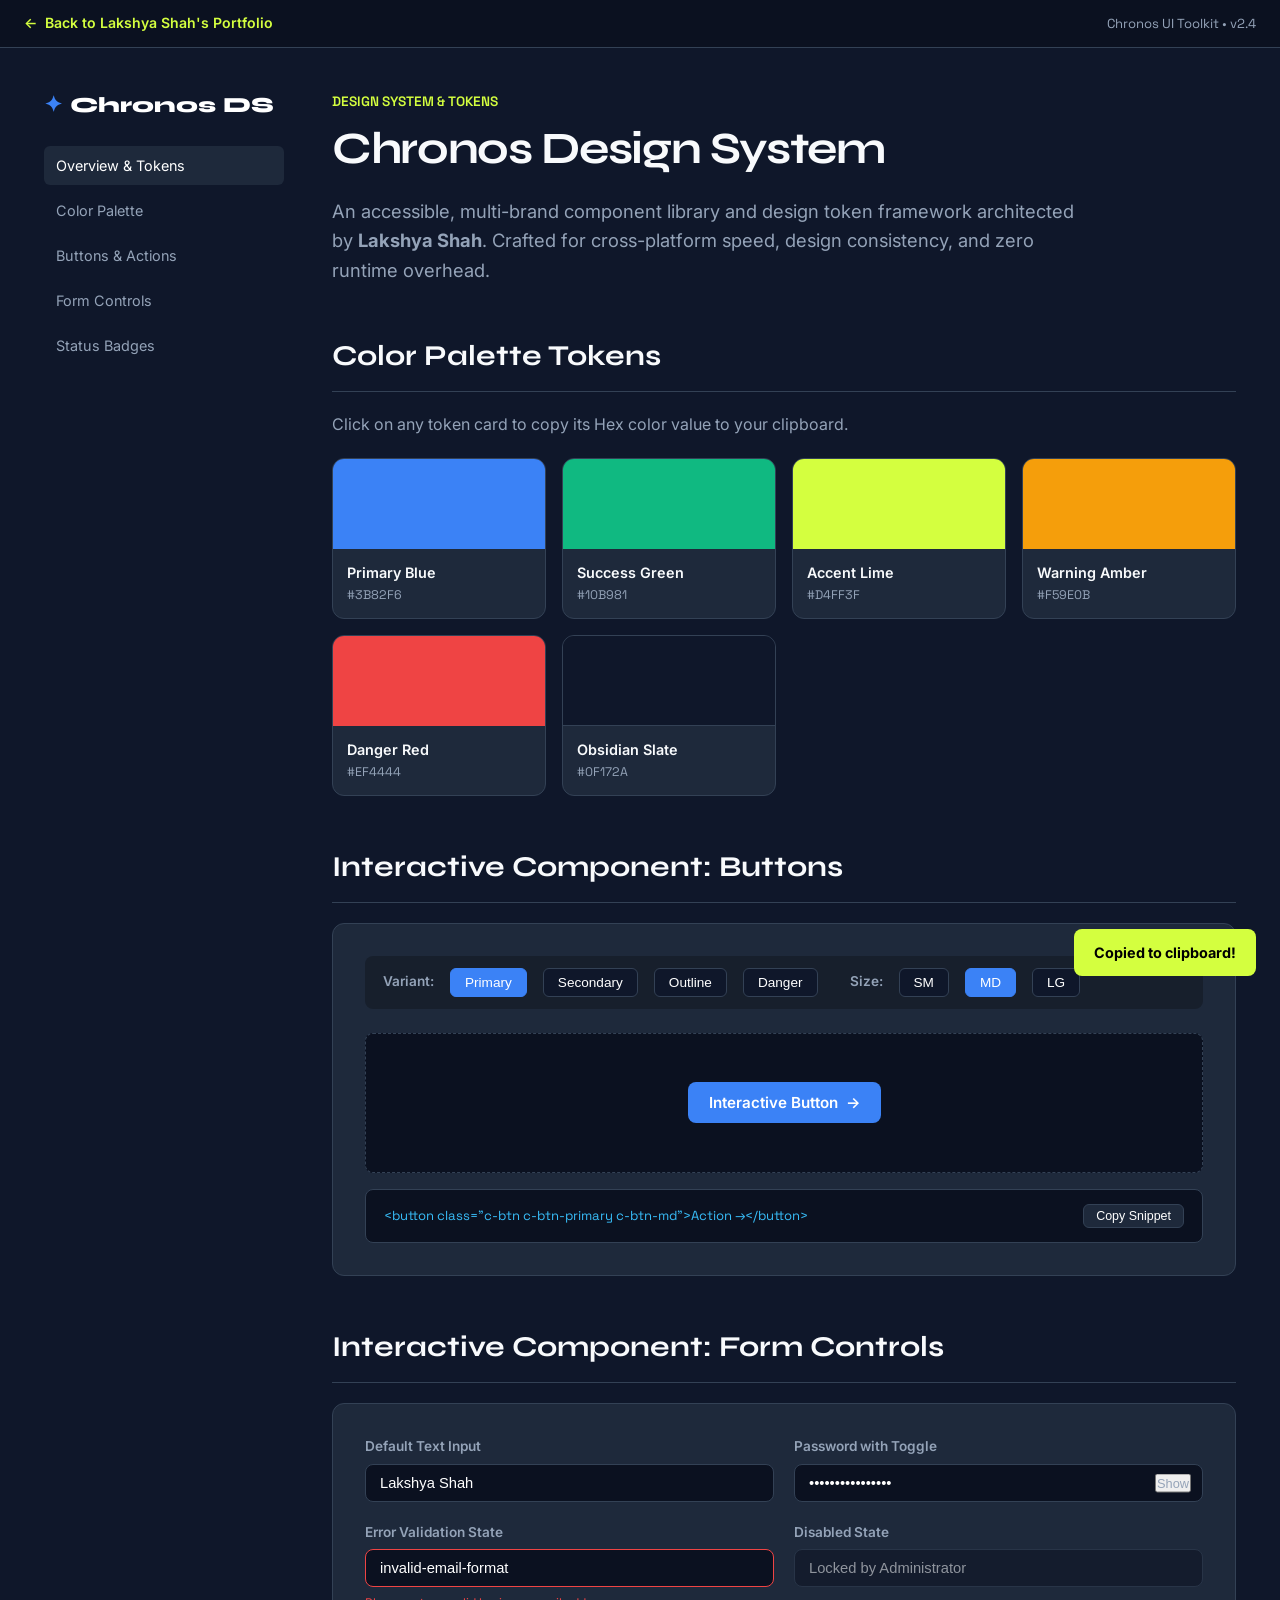
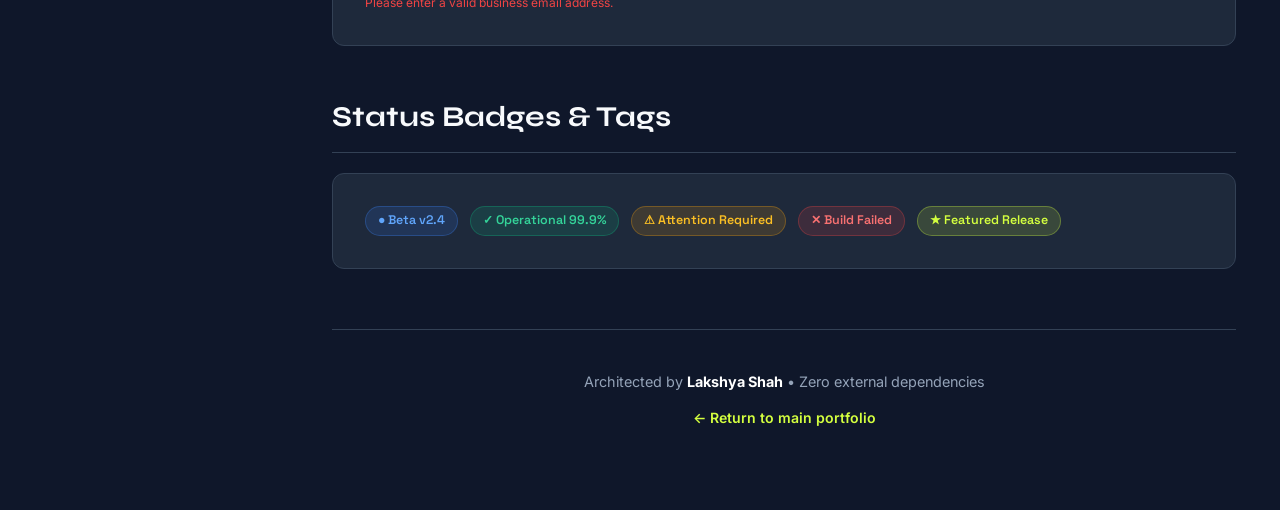
<file: projects/chronos-design-system.html>
<!DOCTYPE html>
<html lang="en">
<head>
  <meta charset="UTF-8">
  <meta name="viewport" content="width=device-width, initial-scale=1.0">
  <title>Chronos Design System — Enterprise UI Toolkit | Project by Lakshya Shah</title>
  <meta name="description" content="Chronos Design System is a scalable, accessible, multi-brand component library and design token architecture created by Lakshya Shah.">

  <link rel="preconnect" href="https://fonts.googleapis.com">
  <link rel="preconnect" href="https://fonts.gstatic.com" crossorigin>
  <link href="https://fonts.googleapis.com/css2?family=Inter:wght@300;400;500;600;700&family=Space+Grotesk:wght@500;600;700&family=Syne:wght@700;800&display=swap" rel="stylesheet">
  <link rel="icon" type="image/svg+xml" href="../favicon.svg" sizes="any">
  <link rel="shortcut icon" href="../favicon.svg">
  <link rel="apple-touch-icon" href="../favicon.svg">

  <style>
    :root {
      --bg: #0f172a;
      --surface: #1e293b;
      --surface-border: #334155;
      --text: #f8fafc;
      --text-muted: #94a3b8;
      --primary: #3b82f6;
      --primary-hover: #2563eb;
      --success: #10b981;
      --warning: #f59e0b;
      --danger: #ef4444;
      --lime: #d4ff3f;
      --radius: 12px;
      --font-body: 'Inter', sans-serif;
      --font-heading: 'Syne', sans-serif;
      --font-mono: 'Space Grotesk', monospace;
    }

    * { box-sizing: border-box; margin: 0; padding: 0; }
    body {
      background-color: var(--bg);
      color: var(--text);
      font-family: var(--font-body);
      line-height: 1.6;
    }

    /* Top Return Bar */
    .top-bar {
      background-color: #0b1120;
      border-bottom: 1px solid var(--surface-border);
      padding: 12px 24px;
      display: flex;
      justify-content: space-between;
      align-items: center;
      position: sticky;
      top: 0;
      z-index: 1000;
    }
    .back-btn {
      color: var(--lime);
      text-decoration: none;
      display: inline-flex;
      align-items: center;
      gap: 8px;
      font-weight: 600;
      font-size: 0.88rem;
    }
    .back-btn:hover { text-decoration: underline; }

    /* Layout */
    .doc-layout {
      max-width: 1240px;
      margin: 0 auto;
      padding: 40px 24px;
      display: grid;
      grid-template-columns: 240px 1fr;
      gap: 48px;
    }
    .sidebar {
      position: sticky;
      top: 80px;
      height: fit-content;
    }
    .sidebar-brand {
      font-family: var(--font-heading);
      font-size: 1.35rem;
      font-weight: 800;
      color: #fff;
      display: flex;
      align-items: center;
      gap: 8px;
      margin-bottom: 24px;
    }
    .sidebar-nav {
      list-style: none;
      display: flex;
      flex-direction: column;
      gap: 6px;
    }
    .sidebar-nav a {
      color: var(--text-muted);
      text-decoration: none;
      padding: 8px 12px;
      border-radius: 6px;
      font-size: 0.9rem;
      display: block;
      transition: all 0.2s;
    }
    .sidebar-nav a:hover, .sidebar-nav a.active {
      color: #fff;
      background: var(--surface);
    }

    /* Content Area */
    .content h1 {
      font-family: var(--font-heading);
      font-size: 2.8rem;
      letter-spacing: -0.03em;
      margin-bottom: 12px;
    }
    .content p.lead {
      font-size: 1.15rem;
      color: var(--text-muted);
      margin-bottom: 40px;
      max-width: 750px;
    }

    .section-title {
      font-family: var(--font-heading);
      font-size: 1.8rem;
      margin: 48px 0 20px;
      padding-bottom: 12px;
      border-bottom: 1px solid var(--surface-border);
    }

    /* Color Swatches Grid */
    .color-grid {
      display: grid;
      grid-template-columns: repeat(auto-fill, minmax(180px, 1fr));
      gap: 16px;
      margin-bottom: 40px;
    }
    .color-card {
      background: var(--surface);
      border: 1px solid var(--surface-border);
      border-radius: var(--radius);
      overflow: hidden;
      cursor: pointer;
      transition: transform 0.2s;
    }
    .color-card:hover { transform: translateY(-4px); }
    .color-preview { height: 90px; }
    .color-meta { padding: 12px 14px; }
    .color-name { font-weight: 600; font-size: 0.9rem; margin-bottom: 2px; }
    .color-hex { font-family: var(--font-mono); font-size: 0.78rem; color: var(--text-muted); }

    /* Interactive Component Playground */
    .playground-box {
      background: var(--surface);
      border: 1px solid var(--surface-border);
      border-radius: var(--radius);
      padding: 32px;
      margin-bottom: 32px;
    }
    .controls-row {
      display: flex;
      gap: 16px;
      margin-bottom: 24px;
      flex-wrap: wrap;
      align-items: center;
      background: rgba(0,0,0,0.25);
      padding: 12px 18px;
      border-radius: 8px;
    }
    .control-label {
      font-size: 0.85rem;
      font-weight: 600;
      color: var(--text-muted);
    }
    .control-btn {
      background: #0f172a;
      border: 1px solid var(--surface-border);
      color: #fff;
      padding: 6px 14px;
      border-radius: 6px;
      font-size: 0.85rem;
      cursor: pointer;
    }
    .control-btn.active {
      background: var(--primary);
      border-color: var(--primary);
    }

    /* Live Component Stage */
    .stage {
      min-height: 140px;
      display: flex;
      align-items: center;
      justify-content: center;
      gap: 20px;
      background: #0b1120;
      border: 1px dashed var(--surface-border);
      border-radius: 8px;
      padding: 24px;
      margin-bottom: 16px;
    }

    /* Live Code Generator Box */
    .code-box {
      background: #0b1120;
      border: 1px solid var(--surface-border);
      border-radius: 8px;
      padding: 14px 18px;
      display: flex;
      justify-content: space-between;
      align-items: center;
      font-family: var(--font-mono);
      font-size: 0.82rem;
      color: #38bdf8;
    }
    .copy-btn {
      background: #1e293b;
      border: 1px solid var(--surface-border);
      color: #fff;
      padding: 4px 12px;
      border-radius: 6px;
      cursor: pointer;
      font-size: 0.78rem;
    }
    .copy-btn:hover { background: #334155; }

    /* System Components */
    .c-btn {
      font-family: var(--font-body);
      font-weight: 600;
      border-radius: 8px;
      border: 1px solid transparent;
      cursor: pointer;
      display: inline-flex;
      align-items: center;
      gap: 8px;
      transition: all 0.2s;
    }
    .c-btn-primary { background: var(--primary); color: #fff; }
    .c-btn-primary:hover { background: var(--primary-hover); }
    .c-btn-secondary { background: #334155; color: #fff; }
    .c-btn-secondary:hover { background: #475569; }
    .c-btn-outline { background: transparent; border-color: #64748b; color: #fff; }
    .c-btn-outline:hover { background: rgba(255,255,255,0.05); border-color: #fff; }
    .c-btn-danger { background: var(--danger); color: #fff; }

    .c-btn-sm { padding: 6px 14px; font-size: 0.82rem; }
    .c-btn-md { padding: 10px 20px; font-size: 0.95rem; }
    .c-btn-lg { padding: 14px 28px; font-size: 1.1rem; }

    /* Form Inputs Demo */
    .form-grid {
      display: grid;
      grid-template-columns: repeat(2, 1fr);
      gap: 20px;
    }
    .form-group {
      display: flex;
      flex-direction: column;
      gap: 6px;
    }
    .form-label {
      font-size: 0.85rem;
      font-weight: 600;
      color: var(--text-muted);
    }
    .c-input {
      background: #0b1120;
      border: 1px solid var(--surface-border);
      color: #fff;
      padding: 10px 14px;
      border-radius: 8px;
      font-size: 0.92rem;
      outline: none;
      transition: border-color 0.2s;
    }
    .c-input:focus { border-color: var(--primary); }
    .c-input.error { border-color: var(--danger); }

    /* Badges & Tags */
    .badges-row {
      display: flex;
      gap: 12px;
      flex-wrap: wrap;
    }
    .c-badge {
      display: inline-flex;
      align-items: center;
      gap: 6px;
      padding: 4px 12px;
      border-radius: 9999px;
      font-size: 0.78rem;
      font-weight: 600;
      font-family: var(--font-mono);
    }
    .c-badge-blue { background: rgba(59, 130, 246, 0.15); color: #60a5fa; border: 1px solid rgba(59, 130, 246, 0.3); }
    .c-badge-green { background: rgba(16, 185, 129, 0.15); color: #34d399; border: 1px solid rgba(16, 185, 129, 0.3); }
    .c-badge-yellow { background: rgba(245, 158, 11, 0.15); color: #fbbf24; border: 1px solid rgba(245, 158, 11, 0.3); }
    .c-badge-red { background: rgba(239, 68, 68, 0.15); color: #f87171; border: 1px solid rgba(239, 68, 68, 0.3); }
    .c-badge-lime { background: rgba(212, 255, 63, 0.15); color: #d4ff3f; border: 1px solid rgba(212, 255, 63, 0.3); }

    /* Toast */
    .toast {
      position: fixed;
      bottom: 24px;
      right: 24px;
      background: var(--lime);
      color: #000;
      font-weight: 700;
      font-size: 0.9rem;
      padding: 12px 20px;
      border-radius: 8px;
      transform: translateY(100px);
      transition: transform 0.3s;
      z-index: 2000;
    }
    .toast.show { transform: translateY(0); }

    @media (max-width: 860px) {
      .doc-layout { grid-template-columns: 1fr; }
      .sidebar { display: none; }
      .form-grid { grid-template-columns: 1fr; }
      .top-bar { padding: 10px 16px; flex-wrap: wrap; gap: 8px; font-size: 0.82rem; }
      .doc-content { padding: 24px 16px; }
      .component-preview { padding: 20px 16px; }
    }
  </style>
</head>
<body>

  <!-- Top bar back to main portfolio -->
  <div class="top-bar">
    <a href="../index.html#works" class="back-btn">
      <span>&larr;</span> Back to Lakshya Shah's Portfolio
    </a>
    <span style="font-family: var(--font-mono); font-size: 0.82rem; color: #94a3b8;">Chronos UI Toolkit &bull; v2.4</span>
  </div>

  <div class="doc-layout">
    <!-- Sidebar -->
    <aside class="sidebar">
      <div class="sidebar-brand">
        <span style="color: var(--primary);">✦</span> Chronos DS
      </div>
      <ul class="sidebar-nav">
        <li><a href="#overview" class="active">Overview &amp; Tokens</a></li>
        <li><a href="#colors">Color Palette</a></li>
        <li><a href="#buttons">Buttons &amp; Actions</a></li>
        <li><a href="#inputs">Form Controls</a></li>
        <li><a href="#badges">Status Badges</a></li>
      </ul>
    </aside>

    <!-- Main Docs Content -->
    <main class="content">
      <div id="overview">
        <span style="font-family: var(--font-mono); color: var(--lime); font-size: 0.85rem; font-weight: 600;">DESIGN SYSTEM &amp; TOKENS</span>
        <h1>Chronos Design System</h1>
        <p class="lead">An accessible, multi-brand component library and design token framework architected by <strong>Lakshya Shah</strong>. Crafted for cross-platform speed, design consistency, and zero runtime overhead.</p>
      </div>

      <!-- Color Tokens -->
      <section id="colors">
        <h2 class="section-title">Color Palette Tokens</h2>
        <p style="color: var(--text-muted); margin-bottom: 20px;">Click on any token card to copy its Hex color value to your clipboard.</p>
        
        <div class="color-grid">
          <div class="color-card" onclick="copyToken('#3b82f6', 'Primary Blue')">
            <div class="color-preview" style="background: #3b82f6;"></div>
            <div class="color-meta">
              <div class="color-name">Primary Blue</div>
              <div class="color-hex">#3B82F6</div>
            </div>
          </div>
          <div class="color-card" onclick="copyToken('#10b981', 'Success Green')">
            <div class="color-preview" style="background: #10b981;"></div>
            <div class="color-meta">
              <div class="color-name">Success Green</div>
              <div class="color-hex">#10B981</div>
            </div>
          </div>
          <div class="color-card" onclick="copyToken('#d4ff3f', 'Accent Lime')">
            <div class="color-preview" style="background: #d4ff3f;"></div>
            <div class="color-meta">
              <div class="color-name">Accent Lime</div>
              <div class="color-hex">#D4FF3F</div>
            </div>
          </div>
          <div class="color-card" onclick="copyToken('#f59e0b', 'Warning Amber')">
            <div class="color-preview" style="background: #f59e0b;"></div>
            <div class="color-meta">
              <div class="color-name">Warning Amber</div>
              <div class="color-hex">#F59E0B</div>
            </div>
          </div>
          <div class="color-card" onclick="copyToken('#ef4444', 'Danger Red')">
            <div class="color-preview" style="background: #ef4444;"></div>
            <div class="color-meta">
              <div class="color-name">Danger Red</div>
              <div class="color-hex">#EF4444</div>
            </div>
          </div>
          <div class="color-card" onclick="copyToken('#0f172a', 'Obsidian Slate')">
            <div class="color-preview" style="background: #0f172a; border-bottom: 1px solid #334155;"></div>
            <div class="color-meta">
              <div class="color-name">Obsidian Slate</div>
              <div class="color-hex">#0F172A</div>
            </div>
          </div>
        </div>
      </section>

      <!-- Buttons Playground -->
      <section id="buttons">
        <h2 class="section-title">Interactive Component: Buttons</h2>
        <div class="playground-box">
          <div class="controls-row">
            <span class="control-label">Variant:</span>
            <button class="control-btn active" onclick="setVariant('primary', this)">Primary</button>
            <button class="control-btn" onclick="setVariant('secondary', this)">Secondary</button>
            <button class="control-btn" onclick="setVariant('outline', this)">Outline</button>
            <button class="control-btn" onclick="setVariant('danger', this)">Danger</button>

            <span class="control-label" style="margin-left: 16px;">Size:</span>
            <button class="control-btn" onclick="setSize('sm', this)">SM</button>
            <button class="control-btn active" onclick="setSize('md', this)">MD</button>
            <button class="control-btn" onclick="setSize('lg', this)">LG</button>
          </div>

          <div class="stage">
            <button id="liveBtn" class="c-btn c-btn-primary c-btn-md">
              <span>Interactive Button</span>
              <span>&rarr;</span>
            </button>
          </div>

          <div class="code-box">
            <span id="codeSnippet">&lt;button class="c-btn c-btn-primary c-btn-md"&gt;Action &rarr;&lt;/button&gt;</span>
            <button class="copy-btn" onclick="copySnippet()">Copy Snippet</button>
          </div>
        </div>
      </section>

      <!-- Form Inputs Section -->
      <section id="inputs">
        <h2 class="section-title">Interactive Component: Form Controls</h2>
        <div class="playground-box">
          <div class="form-grid">
            <div class="form-group">
              <label class="form-label">Default Text Input</label>
              <input type="text" class="c-input" placeholder="e.g. Lakshya Shah" value="Lakshya Shah">
            </div>

            <div class="form-group">
              <label class="form-label">Password with Toggle</label>
              <div style="position: relative;">
                <input type="password" id="passInput" class="c-input" style="width: 100%;" value="SuperSecret2026!">
                <button type="button" onclick="togglePass()" style="position: absolute; right: 12px; top: 50%; transform: translateY(-50%); color: var(--text-muted); font-size: 0.8rem; cursor: pointer;">Show</button>
              </div>
            </div>

            <div class="form-group">
              <label class="form-label">Error Validation State</label>
              <input type="email" class="c-input error" value="invalid-email-format">
              <span style="font-size: 0.75rem; color: var(--danger);">Please enter a valid business email address.</span>
            </div>

            <div class="form-group">
              <label class="form-label">Disabled State</label>
              <input type="text" class="c-input" value="Locked by Administrator" disabled style="opacity: 0.5; cursor: not-allowed;">
            </div>
          </div>
        </div>
      </section>

      <!-- Badges Section -->
      <section id="badges">
        <h2 class="section-title">Status Badges &amp; Tags</h2>
        <div class="playground-box">
          <div class="badges-row">
            <span class="c-badge c-badge-blue">● Beta v2.4</span>
            <span class="c-badge c-badge-green">✓ Operational 99.9%</span>
            <span class="c-badge c-badge-yellow">⚠ Attention Required</span>
            <span class="c-badge c-badge-red">✕ Build Failed</span>
            <span class="c-badge c-badge-lime">★ Featured Release</span>
          </div>
        </div>
      </section>

      <!-- Return Footer -->
      <footer style="margin-top: 60px; padding: 40px 0; border-top: 1px solid var(--surface-border); text-align: center;">
        <p style="color: var(--text-muted); font-size: 0.9rem;">Architected by <strong style="color: #fff;">Lakshya Shah</strong> &bull; Zero external dependencies</p>
        <a href="../index.html" class="back-btn" style="margin-top: 14px;">&larr; Return to main portfolio</a>
      </footer>
    </main>
  </div>

  <div id="toast" class="toast">Copied to clipboard!</div>

  <script>
    let currentVariant = 'primary';
    let currentSize = 'md';
    const liveBtn = document.getElementById('liveBtn');
    const codeSnippet = document.getElementById('codeSnippet');
    const toast = document.getElementById('toast');

    function setVariant(variant, elem) {
      currentVariant = variant;
      elem.parentNode.querySelectorAll('.control-btn').forEach(btn => {
        if (['Primary','Secondary','Outline','Danger'].includes(btn.textContent)) {
          btn.classList.remove('active');
        }
      });
      elem.classList.add('active');
      updateButton();
    }

    function setSize(size, elem) {
      currentSize = size;
      elem.parentNode.querySelectorAll('.control-btn').forEach(btn => {
        if (['SM','MD','LG'].includes(btn.textContent)) {
          btn.classList.remove('active');
        }
      });
      elem.classList.add('active');
      updateButton();
    }

    function updateButton() {
      liveBtn.className = `c-btn c-btn-${currentVariant} c-btn-${currentSize}`;
      codeSnippet.textContent = `<button class="c-btn c-btn-${currentVariant} c-btn-${currentSize}">Action →</button>`;
    }

    function copySnippet() {
      navigator.clipboard.writeText(codeSnippet.textContent).then(() => {
        toast.textContent = 'Button snippet copied to clipboard!';
        toast.classList.add('show');
        setTimeout(() => toast.classList.remove('show'), 2500);
      });
    }

    function togglePass() {
      const p = document.getElementById('passInput');
      p.type = p.type === 'password' ? 'text' : 'password';
    }

    function copyToken(hex, name) {
      navigator.clipboard.writeText(hex).then(() => {
        toast.textContent = `Copied ${name} (${hex}) to clipboard!`;
        toast.classList.add('show');
        setTimeout(() => toast.classList.remove('show'), 2500);
      }).catch(() => {
        toast.textContent = `Token: ${name} (${hex})`;
        toast.classList.add('show');
        setTimeout(() => toast.classList.remove('show'), 2500);
      });
    }
  </script>

</body>
</html>
</file>
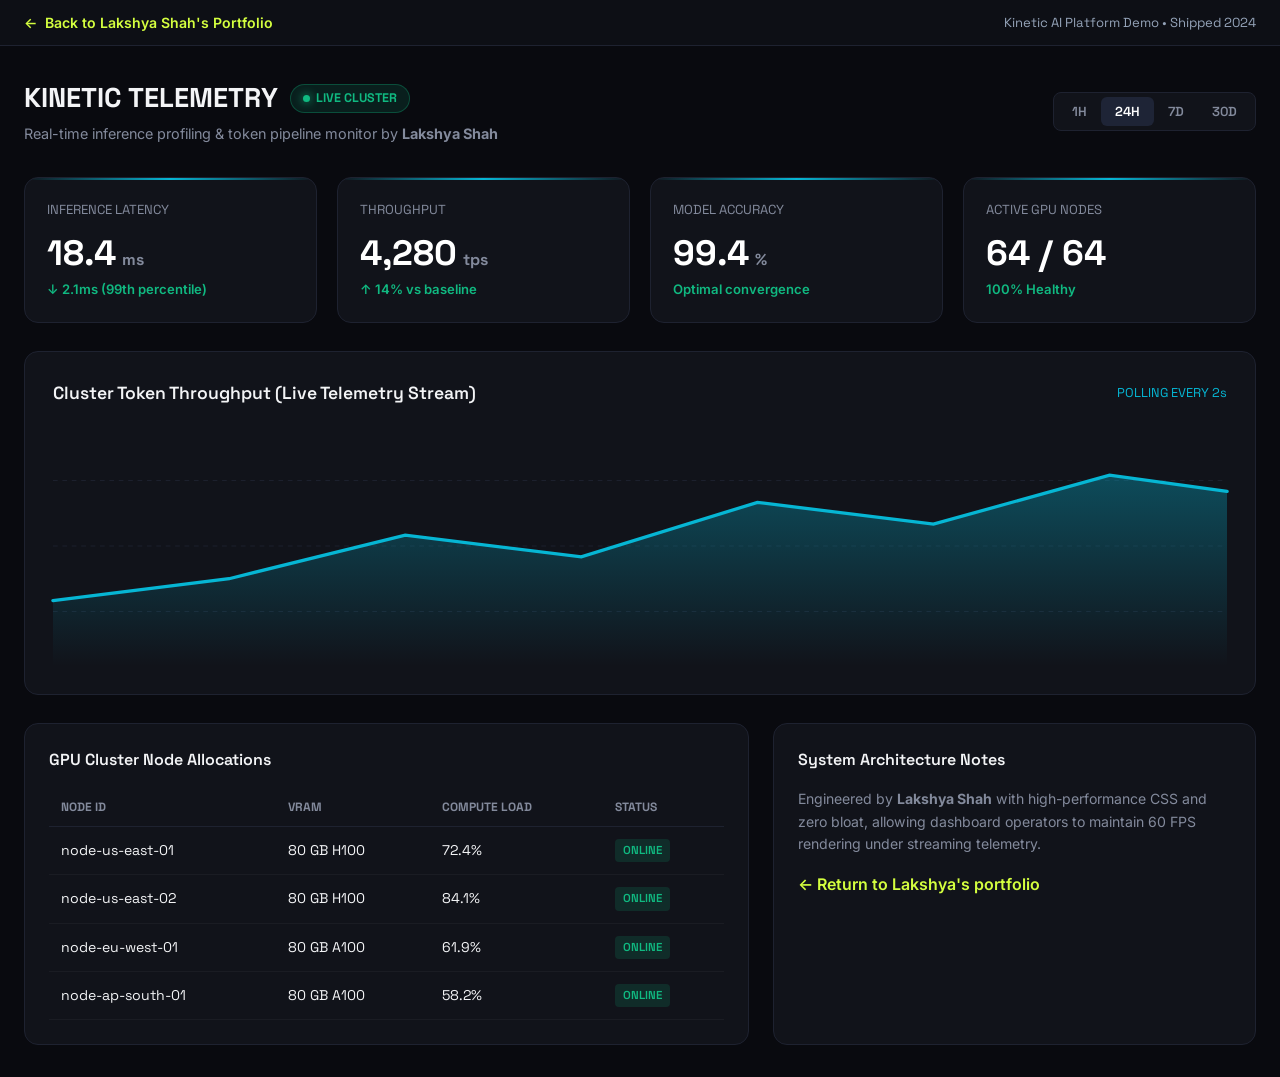
<file: projects/kinetic-ai.html>
<!DOCTYPE html>
<html lang="en">
<head>
  <meta charset="UTF-8">
  <meta name="viewport" content="width=device-width, initial-scale=1.0">
  <title>Kinetic AI — Real-Time Telemetry &amp; Intelligence Dashboard | Project by Lakshya Shah</title>
  <meta name="description" content="Kinetic AI is a mission-critical telemetry and model monitoring platform engineered for ultra-low latency AI clusters by Lakshya Shah.">

  <link rel="preconnect" href="https://fonts.googleapis.com">
  <link rel="preconnect" href="https://fonts.gstatic.com" crossorigin>
  <link href="https://fonts.googleapis.com/css2?family=Inter:wght@300;400;500;600;700&family=Space+Grotesk:wght@500;600;700&display=swap" rel="stylesheet">
  <link rel="icon" type="image/svg+xml" href="../favicon.svg" sizes="any">
  <link rel="shortcut icon" href="../favicon.svg">
  <link rel="apple-touch-icon" href="../favicon.svg">

  <style>
    :root {
      --bg: #090a0f;
      --card-bg: #11131a;
      --card-border: #1e2230;
      --accent-cyan: #06b6d4;
      --accent-green: #10b981;
      --accent-lime: #d4ff3f;
      --text: #f3f4f6;
      --text-muted: #838a9c;
      --radius: 14px;
      --font-body: 'Inter', sans-serif;
      --font-mono: 'Space Grotesk', monospace;
    }

    * { box-sizing: border-box; margin: 0; padding: 0; }
    body {
      background-color: var(--bg);
      color: var(--text);
      font-family: var(--font-body);
      line-height: 1.5;
    }

    /* Top Return Bar */
    .top-bar {
      background: #0d0f15;
      border-bottom: 1px solid var(--card-border);
      padding: 12px 24px;
      display: flex;
      justify-content: space-between;
      align-items: center;
      font-size: 0.88rem;
      position: sticky;
      top: 0;
      z-index: 1000;
    }
    .back-btn {
      color: var(--accent-lime);
      text-decoration: none;
      display: inline-flex;
      align-items: center;
      gap: 8px;
      font-weight: 600;
    }
    .back-btn:hover { text-decoration: underline; }

    /* Dashboard Shell */
    .dashboard {
      max-width: 1300px;
      margin: 0 auto;
      padding: 32px 24px;
    }

    /* Header */
    .dash-header {
      display: flex;
      justify-content: space-between;
      align-items: center;
      margin-bottom: 32px;
      flex-wrap: wrap;
      gap: 16px;
    }
    .dash-title {
      font-family: var(--font-mono);
      font-size: 1.7rem;
      font-weight: 700;
      display: flex;
      align-items: center;
      gap: 12px;
    }
    .pulse-online {
      display: inline-flex;
      align-items: center;
      gap: 6px;
      background: rgba(16, 185, 129, 0.12);
      border: 1px solid rgba(16, 185, 129, 0.3);
      padding: 4px 12px;
      border-radius: 9999px;
      font-size: 0.78rem;
      color: var(--accent-green);
      font-family: var(--font-mono);
    }
    .pulse-dot {
      width: 7px;
      height: 7px;
      border-radius: 50%;
      background: var(--accent-green);
      box-shadow: 0 0 10px var(--accent-green);
    }

    .time-selector {
      display: flex;
      background: var(--card-bg);
      border: 1px solid var(--card-border);
      border-radius: 8px;
      padding: 4px;
    }
    .time-btn {
      background: none;
      border: none;
      color: var(--text-muted);
      padding: 6px 14px;
      font-size: 0.82rem;
      font-weight: 600;
      border-radius: 6px;
      cursor: pointer;
      font-family: var(--font-mono);
    }
    .time-btn.active {
      background: #1e2436;
      color: #fff;
    }

    /* Key Metrics Grid */
    .metrics-grid {
      display: grid;
      grid-template-columns: repeat(4, 1fr);
      gap: 20px;
      margin-bottom: 28px;
    }
    .metric-card {
      background: var(--card-bg);
      border: 1px solid var(--card-border);
      border-radius: var(--radius);
      padding: 22px;
      position: relative;
      overflow: hidden;
    }
    .metric-card::before {
      content: '';
      position: absolute;
      top: 0;
      left: 0;
      width: 100%;
      height: 2px;
      background: linear-gradient(90deg, transparent, var(--accent-cyan), transparent);
    }
    .metric-lbl {
      color: var(--text-muted);
      font-size: 0.82rem;
      font-family: var(--font-mono);
      text-transform: uppercase;
      margin-bottom: 8px;
    }
    .metric-val {
      font-family: var(--font-mono);
      font-size: 2.2rem;
      font-weight: 700;
      color: #fff;
      display: flex;
      align-items: baseline;
      gap: 6px;
    }
    .metric-delta {
      font-size: 0.82rem;
      color: var(--accent-green);
      font-weight: 600;
    }

    /* Visual Graph Box */
    .graph-card {
      background: var(--card-bg);
      border: 1px solid var(--card-border);
      border-radius: var(--radius);
      padding: 28px;
      margin-bottom: 28px;
    }
    .graph-top {
      display: flex;
      justify-content: space-between;
      align-items: center;
      margin-bottom: 20px;
    }
    .graph-title {
      font-family: var(--font-mono);
      font-size: 1.1rem;
      font-weight: 600;
    }
    .chart-container {
      width: 100%;
      height: 240px;
    }
    .chart-svg {
      width: 100%;
      height: 100%;
      overflow: visible;
    }

    /* Bottom Grid: Nodes and Logs */
    .bottom-grid {
      display: grid;
      grid-template-columns: 1.5fr 1fr;
      gap: 24px;
    }
    .table-card {
      background: var(--card-bg);
      border: 1px solid var(--card-border);
      border-radius: var(--radius);
      padding: 24px;
    }
    .table-title {
      font-family: var(--font-mono);
      font-size: 1rem;
      font-weight: 600;
      margin-bottom: 16px;
    }
    table {
      width: 100%;
      border-collapse: collapse;
      font-size: 0.88rem;
    }
    th {
      text-align: left;
      padding: 10px 12px;
      color: var(--text-muted);
      border-bottom: 1px solid var(--card-border);
      font-family: var(--font-mono);
      font-size: 0.75rem;
      text-transform: uppercase;
    }
    td {
      padding: 12px;
      border-bottom: 1px solid rgba(255,255,255,0.04);
      font-family: var(--font-mono);
    }
    .badge-status {
      display: inline-block;
      padding: 3px 8px;
      border-radius: 4px;
      font-size: 0.72rem;
      font-weight: 600;
      background: rgba(16, 185, 129, 0.15);
      color: var(--accent-green);
    }

    @media (max-width: 900px) {
      .metrics-grid { grid-template-columns: repeat(2, 1fr); }
      .bottom-grid { grid-template-columns: 1fr; }
    }
    @media (max-width: 600px) {
      .metrics-grid { grid-template-columns: 1fr; }
      .top-bar { padding: 10px 16px; flex-wrap: wrap; gap: 8px; font-size: 0.82rem; }
      .dashboard { padding: 20px 14px; }
      .dash-title { font-size: 1.35rem; flex-wrap: wrap; gap: 8px; }
      .dash-header { gap: 12px; }
    }
  </style>
</head>
<body>

  <!-- Top bar back to main portfolio -->
  <div class="top-bar">
    <a href="../index.html#works" class="back-btn">
      <span>&larr;</span> Back to Lakshya Shah's Portfolio
    </a>
    <span style="font-family: var(--font-mono); font-size: 0.82rem; color: #94a3b8;">Kinetic AI Platform Demo &bull; Shipped 2024</span>
  </div>

  <div class="dashboard">
    <!-- Header -->
    <header class="dash-header">
      <div>
        <div class="dash-title">
          <span>KINETIC TELEMETRY</span>
          <span class="pulse-online"><span class="pulse-dot"></span> LIVE CLUSTER</span>
        </div>
        <p style="color: var(--text-muted); font-size: 0.9rem; margin-top: 4px;">Real-time inference profiling &amp; token pipeline monitor by <strong>Lakshya Shah</strong></p>
      </div>

      <div class="time-selector">
        <button class="time-btn" onclick="selectTime('1h', this)">1H</button>
        <button class="time-btn active" onclick="selectTime('24h', this)">24H</button>
        <button class="time-btn" onclick="selectTime('7d', this)">7D</button>
        <button class="time-btn" onclick="selectTime('30d', this)">30D</button>
      </div>
    </header>

    <!-- Key Metrics Cards -->
    <div class="metrics-grid">
      <div class="metric-card">
        <div class="metric-lbl">Inference Latency</div>
        <div class="metric-val">
          <span id="metricLatency">18.4</span> <span style="font-size: 1rem; color: var(--text-muted);">ms</span>
        </div>
        <div class="metric-delta">↓ 2.1ms (99th percentile)</div>
      </div>

      <div class="metric-card">
        <div class="metric-lbl">Throughput</div>
        <div class="metric-val">
          <span id="metricTokens">4,280</span> <span style="font-size: 1rem; color: var(--text-muted);">tps</span>
        </div>
        <div class="metric-delta">↑ 14% vs baseline</div>
      </div>

      <div class="metric-card">
        <div class="metric-lbl">Model Accuracy</div>
        <div class="metric-val">
          <span id="metricAcc">99.4</span> <span style="font-size: 1rem; color: var(--text-muted);">%</span>
        </div>
        <div class="metric-delta">Optimal convergence</div>
      </div>

      <div class="metric-card">
        <div class="metric-lbl">Active GPU Nodes</div>
        <div class="metric-val">
          <span>64 / 64</span>
        </div>
        <div class="metric-delta">100% Healthy</div>
      </div>
    </div>

    <!-- Real-time SVG Chart -->
    <div class="graph-card">
      <div class="graph-top">
        <div class="graph-title">Cluster Token Throughput (Live Telemetry Stream)</div>
        <span style="font-family: var(--font-mono); font-size: 0.8rem; color: var(--accent-cyan);">POLLING EVERY 2s</span>
      </div>

      <div class="chart-container">
        <svg class="chart-svg" viewBox="0 0 1000 220" preserveAspectRatio="none">
          <defs>
            <linearGradient id="grad" x1="0%" y1="0%" x2="0%" y2="100%">
              <stop offset="0%" stop-color="#06b6d4" stop-opacity="0.35"/>
              <stop offset="100%" stop-color="#06b6d4" stop-opacity="0.0"/>
            </linearGradient>
          </defs>
          <!-- Grid lines -->
          <line x1="0" y1="50" x2="1000" y2="50" stroke="#1c202d" stroke-dasharray="4"/>
          <line x1="0" y1="110" x2="1000" y2="110" stroke="#1c202d" stroke-dasharray="4"/>
          <line x1="0" y1="170" x2="1000" y2="170" stroke="#1c202d" stroke-dasharray="4"/>

          <!-- Area -->
          <polygon id="chartArea" points="0,160 150,140 300,100 450,120 600,70 750,90 900,45 1000,60 1000,220 0,220" fill="url(#grad)" />

          <!-- Line -->
          <polyline id="chartLine" fill="none" stroke="#06b6d4" stroke-width="3" stroke-linecap="round" points="0,160 150,140 300,100 450,120 600,70 750,90 900,45 1000,60" />
        </svg>
      </div>
    </div>

    <!-- Cluster Nodes Table -->
    <div class="bottom-grid">
      <div class="table-card">
        <div class="table-title">GPU Cluster Node Allocations</div>
        <table>
          <thead>
            <tr>
              <th>Node ID</th>
              <th>VRAM</th>
              <th>Compute Load</th>
              <th>Status</th>
            </tr>
          </thead>
          <tbody>
            <tr>
              <td>node-us-east-01</td>
              <td>80 GB H100</td>
              <td>72.4%</td>
              <td><span class="badge-status">ONLINE</span></td>
            </tr>
            <tr>
              <td>node-us-east-02</td>
              <td>80 GB H100</td>
              <td>84.1%</td>
              <td><span class="badge-status">ONLINE</span></td>
            </tr>
            <tr>
              <td>node-eu-west-01</td>
              <td>80 GB A100</td>
              <td>61.9%</td>
              <td><span class="badge-status">ONLINE</span></td>
            </tr>
            <tr>
              <td>node-ap-south-01</td>
              <td>80 GB A100</td>
              <td>58.2%</td>
              <td><span class="badge-status">ONLINE</span></td>
            </tr>
          </tbody>
        </table>
      </div>

      <div class="table-card">
        <div class="table-title">System Architecture Notes</div>
        <p style="color: var(--text-muted); font-size: 0.88rem; line-height: 1.6; margin-bottom: 16px;">
          Engineered by <strong>Lakshya Shah</strong> with high-performance CSS and zero bloat, allowing dashboard operators to maintain 60 FPS rendering under streaming telemetry.
        </p>
        <a href="../index.html#contact" class="back-btn">&larr; Return to Lakshya's portfolio</a>
      </div>
    </div>
  </div>

  <script>
    // Live simulated telemetry jitter
    setInterval(() => {
      const lat = (17.8 + Math.random() * 1.2).toFixed(1);
      const tps = Math.floor(4100 + Math.random() * 350).toLocaleString();
      const acc = (99.3 + Math.random() * 0.3).toFixed(1);

      document.getElementById('metricLatency').textContent = lat;
      document.getElementById('metricTokens').textContent = tps;
      document.getElementById('metricAcc').textContent = acc;
    }, 2000);

    function selectTime(range, btn) {
      document.querySelectorAll('.time-btn').forEach(b => b.classList.remove('active'));
      btn.classList.add('active');
    }
  </script>

</body>
</html>
</file>
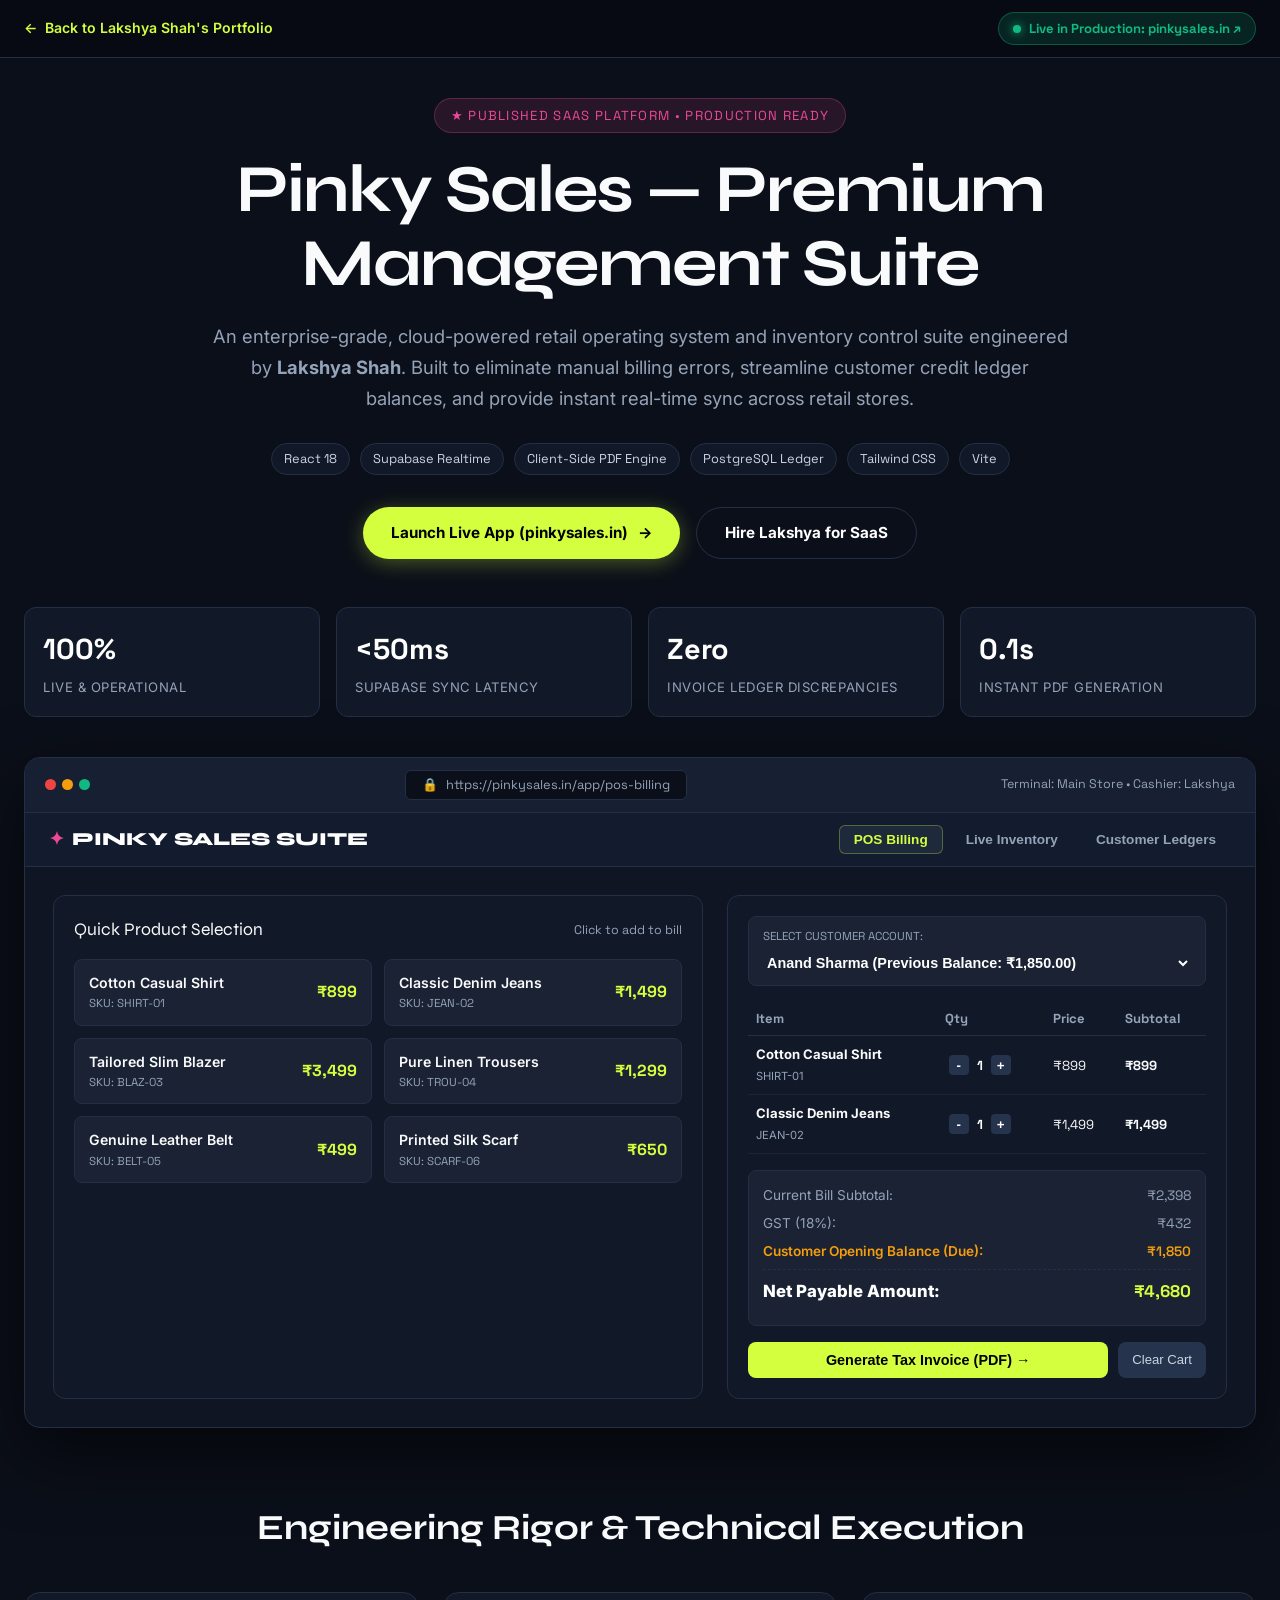
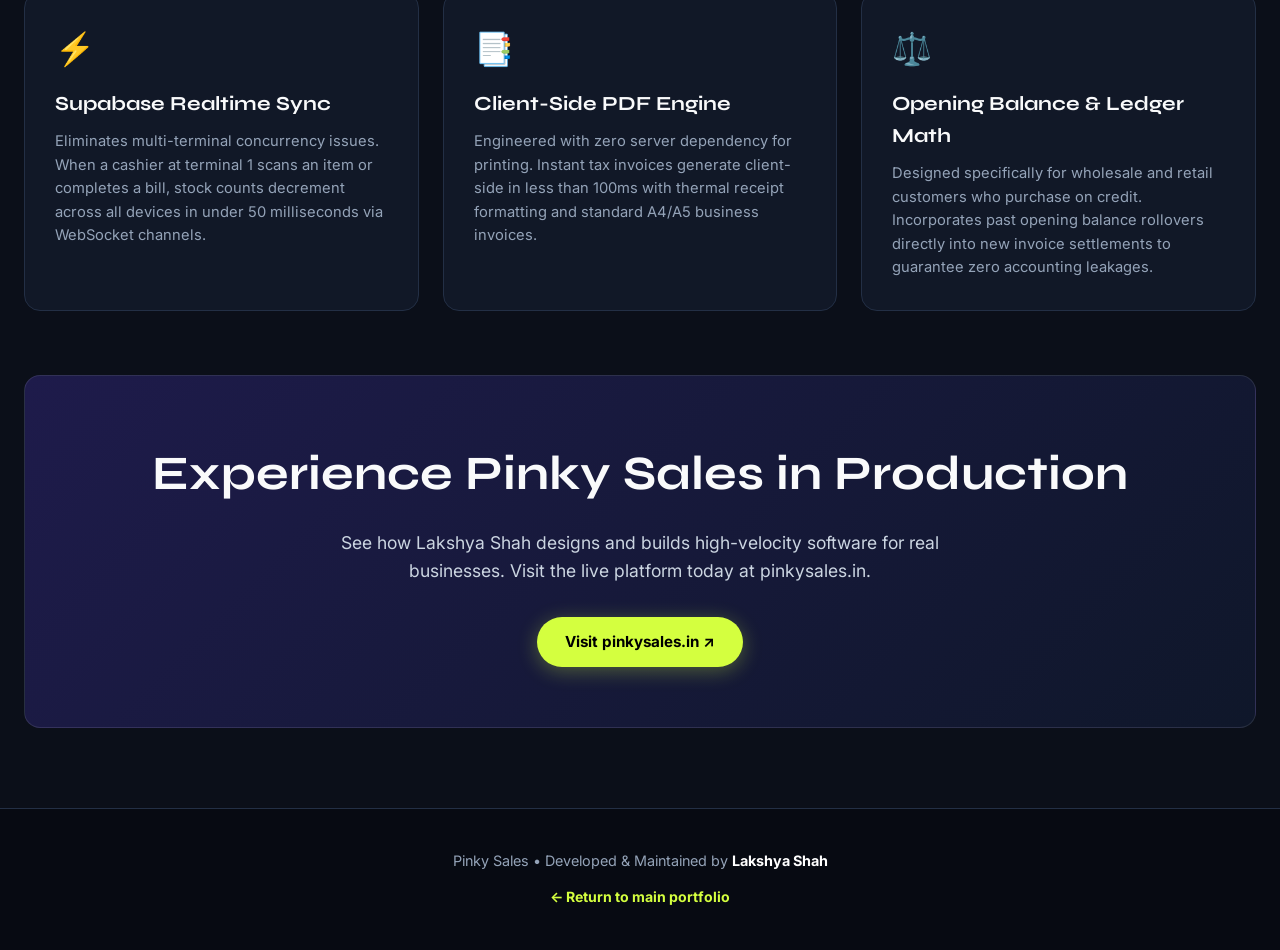
<file: projects/pinky-sales.html>
<!DOCTYPE html>
<html lang="en">
<head>
  <meta charset="UTF-8">
  <meta name="viewport" content="width=device-width, initial-scale=1.0">
  <title>Pinky Sales — Premium Shop Management Suite | Built by Lakshya Shah</title>
  <meta name="description" content="Pinky Sales is an end-to-end retail OS, shop management, and real-time inventory ledger suite engineered and published by Lakshya Shah. Live at pinkysales.in.">

  <link rel="preconnect" href="https://fonts.googleapis.com">
  <link rel="preconnect" href="https://fonts.gstatic.com" crossorigin>
  <link href="https://fonts.googleapis.com/css2?family=Inter:wght@300;400;500;600;700;800&family=Space+Grotesk:wght@500;600;700&family=Syne:wght@700;800&display=swap" rel="stylesheet">
  <link rel="icon" type="image/svg+xml" href="../favicon.svg" sizes="any">
  <link rel="shortcut icon" href="../favicon.svg">
  <link rel="apple-touch-icon" href="../favicon.svg">

  <style>
    :root {
      --bg: #0b0f19;
      --card-bg: #111827;
      --card-inner: #1a2234;
      --card-border: #232f45;
      --accent-pink: #ec4899;
      --accent-lime: #d4ff3f;
      --accent-blue: #3b82f6;
      --accent-green: #10b981;
      --accent-orange: #f59e0b;
      --text: #f9fafb;
      --text-muted: #94a3b8;
      --radius-sm: 8px;
      --radius: 16px;
      --font-body: 'Inter', sans-serif;
      --font-heading: 'Syne', sans-serif;
      --font-mono: 'Space Grotesk', monospace;
    }

    * { box-sizing: border-box; margin: 0; padding: 0; }
    body {
      background-color: var(--bg);
      color: var(--text);
      font-family: var(--font-body);
      line-height: 1.6;
    }

    /* Top Return Bar */
    .top-bar {
      background: #070a12;
      border-bottom: 1px solid var(--card-border);
      padding: 12px 24px;
      display: flex;
      justify-content: space-between;
      align-items: center;
      position: sticky;
      top: 0;
      z-index: 1000;
    }
    .back-btn {
      color: var(--accent-lime);
      text-decoration: none;
      display: inline-flex;
      align-items: center;
      gap: 8px;
      font-weight: 600;
      font-size: 0.88rem;
      transition: transform 0.2s;
    }
    .back-btn:hover { transform: translateX(-4px); }
    
    .live-badge {
      display: inline-flex;
      align-items: center;
      gap: 8px;
      background: rgba(16, 185, 129, 0.15);
      border: 1px solid rgba(16, 185, 129, 0.35);
      color: #10b981;
      padding: 5px 14px;
      border-radius: 9999px;
      font-family: var(--font-mono);
      font-size: 0.82rem;
      font-weight: 700;
      text-decoration: none;
      transition: all 0.2s;
    }
    .live-badge:hover {
      background: rgba(16, 185, 129, 0.25);
      transform: translateY(-1px);
    }
    .live-dot {
      width: 8px;
      height: 8px;
      border-radius: 50%;
      background: #10b981;
      box-shadow: 0 0 10px #10b981;
      animation: pulse 2s infinite;
    }
    @keyframes pulse {
      0% { opacity: 0.6; }
      50% { opacity: 1; }
      100% { opacity: 0.6; }
    }

    .container {
      max-width: 1280px;
      margin: 0 auto;
      padding: 40px 24px 80px;
    }

    /* Hero */
    .project-hero {
      text-align: center;
      max-width: 860px;
      margin: 0 auto 48px;
    }
    .hero-tag {
      display: inline-block;
      font-family: var(--font-mono);
      font-size: 0.82rem;
      text-transform: uppercase;
      letter-spacing: 0.1em;
      color: var(--accent-pink);
      background: rgba(236, 72, 153, 0.12);
      border: 1px solid rgba(236, 72, 153, 0.3);
      padding: 6px 16px;
      border-radius: 9999px;
      margin-bottom: 20px;
    }
    .project-hero h1 {
      font-family: var(--font-heading);
      font-size: clamp(2.4rem, 5.5vw, 4.2rem);
      line-height: 1.1;
      letter-spacing: -0.03em;
      margin-bottom: 20px;
    }
    .project-hero p {
      font-size: 1.15rem;
      color: var(--text-muted);
      line-height: 1.7;
      margin-bottom: 28px;
    }
    .tech-stack-row {
      display: flex;
      justify-content: center;
      gap: 10px;
      flex-wrap: wrap;
      margin-bottom: 32px;
    }
    .tech-pill {
      background: var(--card-bg);
      border: 1px solid var(--card-border);
      padding: 5px 12px;
      border-radius: 9999px;
      font-size: 0.8rem;
      font-family: var(--font-mono);
      color: #cbd5e1;
    }
    .btn-group {
      display: flex;
      justify-content: center;
      gap: 16px;
      flex-wrap: wrap;
    }
    .btn {
      display: inline-flex;
      align-items: center;
      gap: 10px;
      padding: 13px 28px;
      border-radius: 9999px;
      font-weight: 700;
      text-decoration: none;
      font-size: 0.95rem;
      transition: all 0.25s;
    }
    .btn-live {
      background: var(--accent-lime);
      color: #000;
      box-shadow: 0 4px 20px rgba(212, 255, 63, 0.3);
    }
    .btn-live:hover {
      transform: translateY(-2px);
      box-shadow: 0 8px 30px rgba(212, 255, 63, 0.45);
    }
    .btn-outline {
      background: transparent;
      border: 1.5px solid var(--card-border);
      color: #fff;
    }
    .btn-outline:hover {
      background: rgba(255,255,255,0.06);
      border-color: #fff;
    }

    /* Key Live Metrics */
    .metrics-bar {
      display: grid;
      grid-template-columns: repeat(4, 1fr);
      gap: 16px;
      margin-bottom: 40px;
    }
    .metric-chip {
      background: var(--card-bg);
      border: 1px solid var(--card-border);
      border-radius: 12px;
      padding: 18px;
      display: flex;
      flex-direction: column;
      gap: 4px;
    }
    .metric-chip span.num {
      font-family: var(--font-mono);
      font-size: 1.8rem;
      font-weight: 800;
      color: #fff;
    }
    .metric-chip span.label {
      font-size: 0.82rem;
      color: var(--text-muted);
      text-transform: uppercase;
      letter-spacing: 0.04em;
    }

    /* ==========================================================================
       INTERACTIVE LIVE DEMO CONSOLE
       ========================================================================== */
    .demo-window {
      background: #0f1523;
      border: 1px solid var(--card-border);
      border-radius: var(--radius);
      overflow: hidden;
      margin-bottom: 72px;
      box-shadow: 0 25px 70px rgba(0,0,0,0.6);
    }
    .window-titlebar {
      background: #172033;
      padding: 12px 20px;
      display: flex;
      justify-content: space-between;
      align-items: center;
      border-bottom: 1px solid var(--card-border);
    }
    .window-dots {
      display: flex;
      gap: 6px;
    }
    .dot { width: 11px; height: 11px; border-radius: 50%; }
    .dot-red { background: #ef4444; }
    .dot-yellow { background: #f59e0b; }
    .dot-green { background: #10b981; }

    .window-address {
      background: #0b0f19;
      border: 1px solid var(--card-border);
      padding: 4px 16px;
      border-radius: 6px;
      font-family: var(--font-mono);
      font-size: 0.8rem;
      color: #94a3b8;
      display: flex;
      align-items: center;
      gap: 8px;
    }

    /* App Nav Tabs */
    .app-nav {
      background: #131b2e;
      padding: 12px 24px;
      display: flex;
      justify-content: space-between;
      align-items: center;
      border-bottom: 1px solid var(--card-border);
      flex-wrap: wrap;
      gap: 12px;
    }
    .app-brand {
      font-family: var(--font-heading);
      font-size: 1.15rem;
      font-weight: 800;
      color: #fff;
      display: flex;
      align-items: center;
      gap: 8px;
    }
    .app-tabs {
      display: flex;
      gap: 8px;
    }
    .tab-btn {
      background: none;
      border: 1px solid transparent;
      color: var(--text-muted);
      padding: 6px 14px;
      border-radius: 6px;
      font-size: 0.85rem;
      font-weight: 600;
      cursor: pointer;
      transition: all 0.2s;
    }
    .tab-btn:hover { color: #fff; background: rgba(255,255,255,0.05); }
    .tab-btn.active {
      background: #1e293b;
      color: var(--accent-lime);
      border-color: rgba(212, 255, 63, 0.3);
    }

    .demo-content-body {
      padding: 28px;
    }

    /* TAB 1: POS Billing Stage */
    .pos-layout {
      display: grid;
      grid-template-columns: 1.3fr 1fr;
      gap: 24px;
    }
    .pos-catalog {
      background: var(--card-bg);
      border: 1px solid var(--card-border);
      border-radius: 12px;
      padding: 20px;
    }
    .pos-subhead {
      font-family: var(--font-heading);
      font-size: 1.1rem;
      margin-bottom: 14px;
      display: flex;
      justify-content: space-between;
      align-items: center;
    }
    .catalog-grid {
      display: grid;
      grid-template-columns: repeat(2, 1fr);
      gap: 12px;
    }
    .product-item {
      background: var(--card-inner);
      border: 1px solid var(--card-border);
      padding: 12px 14px;
      border-radius: 8px;
      cursor: pointer;
      display: flex;
      justify-content: space-between;
      align-items: center;
      transition: all 0.2s;
    }
    .product-item:hover {
      border-color: var(--accent-blue);
      transform: translateY(-2px);
      background: #232e44;
    }
    .prod-name { font-size: 0.88rem; font-weight: 600; }
    .prod-sku { font-size: 0.72rem; color: var(--text-muted); font-family: var(--font-mono); }
    .prod-price { font-family: var(--font-mono); font-weight: 700; color: var(--accent-lime); }

    /* Cart & Ledger Box */
    .pos-invoice-panel {
      background: var(--card-bg);
      border: 1px solid var(--card-border);
      border-radius: 12px;
      padding: 20px;
      display: flex;
      flex-direction: column;
      justify-content: space-between;
    }
    .customer-selector {
      background: var(--card-inner);
      border: 1px solid var(--card-border);
      padding: 10px 14px;
      border-radius: 8px;
      margin-bottom: 16px;
    }
    .customer-selector select {
      background: none;
      border: none;
      color: #fff;
      font-size: 0.9rem;
      font-weight: 600;
      width: 100%;
      outline: none;
      cursor: pointer;
    }
    .customer-selector select option {
      background: #111827;
      color: #fff;
    }

    .cart-table-wrap {
      max-height: 180px;
      overflow-y: auto;
      margin-bottom: 16px;
    }
    .cart-table {
      width: 100%;
      border-collapse: collapse;
      font-size: 0.82rem;
    }
    .cart-table th {
      text-align: left;
      padding: 6px 8px;
      color: var(--text-muted);
      border-bottom: 1px solid var(--card-border);
      font-family: var(--font-mono);
    }
    .cart-table td {
      padding: 8px;
      border-bottom: 1px solid rgba(255,255,255,0.05);
    }
    .qty-btn {
      background: #26334d;
      color: #fff;
      border: none;
      width: 20px;
      height: 20px;
      border-radius: 4px;
      cursor: pointer;
      font-weight: 800;
      margin: 0 4px;
    }

    /* Financial Ledger Breakdown */
    .ledger-summary {
      background: var(--card-inner);
      border: 1px solid var(--card-border);
      border-radius: 8px;
      padding: 14px;
      font-size: 0.85rem;
      margin-bottom: 16px;
    }
    .ledger-row {
      display: flex;
      justify-content: space-between;
      margin-bottom: 6px;
      color: var(--text-muted);
    }
    .ledger-row.highlight {
      color: #f59e0b;
      font-weight: 600;
    }
    .ledger-row.total-row {
      border-top: 1px dashed var(--card-border);
      padding-top: 8px;
      margin-top: 6px;
      font-size: 1.05rem;
      font-weight: 800;
      color: #fff;
    }
    .ledger-row.total-row .net-amount {
      color: var(--accent-lime);
      font-family: var(--font-mono);
    }

    .invoice-actions {
      display: flex;
      gap: 10px;
    }
    .btn-checkout {
      flex: 1;
      background: var(--accent-lime);
      color: #000;
      border: none;
      padding: 10px 16px;
      border-radius: 8px;
      font-weight: 700;
      cursor: pointer;
      font-size: 0.9rem;
      transition: all 0.2s;
    }
    .btn-checkout:hover { background: #bde829; transform: translateY(-1px); }
    .btn-reset {
      background: #26334d;
      color: #cbd5e1;
      border: none;
      padding: 10px 14px;
      border-radius: 8px;
      font-size: 0.82rem;
      cursor: pointer;
    }

    /* TAB 2: Inventory Table */
    .inv-table-wrap {
      width: 100%;
      background: var(--card-bg);
      border: 1px solid var(--card-border);
      border-radius: 12px;
      overflow: hidden;
    }
    .inv-table {
      width: 100%;
      border-collapse: collapse;
      font-size: 0.88rem;
    }
    .inv-table th {
      background: #172033;
      padding: 12px 16px;
      text-align: left;
      font-family: var(--font-mono);
      font-size: 0.78rem;
      text-transform: uppercase;
      color: var(--text-muted);
    }
    .inv-table td {
      padding: 14px 16px;
      border-bottom: 1px solid rgba(255,255,255,0.05);
    }
    .badge {
      display: inline-block;
      padding: 4px 10px;
      border-radius: 9999px;
      font-size: 0.72rem;
      font-weight: 700;
      font-family: var(--font-mono);
    }
    .badge-in-stock { background: rgba(16, 185, 129, 0.15); color: #10b981; }
    .badge-low-stock { background: rgba(245, 158, 11, 0.15); color: #f59e0b; }
    .badge-reorder { background: rgba(239, 68, 68, 0.15); color: #ef4444; }

    /* TAB 3: Customer Accounts */
    .ledger-cards-grid {
      display: grid;
      grid-template-columns: repeat(3, 1fr);
      gap: 16px;
    }
    .customer-card {
      background: var(--card-bg);
      border: 1px solid var(--card-border);
      border-radius: 12px;
      padding: 20px;
    }
    .customer-card h4 { font-size: 1.05rem; margin-bottom: 4px; }
    .customer-card p { font-size: 0.8rem; color: var(--text-muted); margin-bottom: 16px; font-family: var(--font-mono); }
    .balance-chip {
      background: var(--card-inner);
      padding: 10px 14px;
      border-radius: 8px;
      display: flex;
      justify-content: space-between;
      align-items: center;
      font-size: 0.88rem;
      margin-bottom: 8px;
    }

    /* Modal */
    .modal-overlay {
      display: none;
      position: fixed;
      top: 0;
      left: 0;
      width: 100%;
      height: 100%;
      background: rgba(0,0,0,0.75);
      z-index: 2000;
      align-items: center;
      justify-content: center;
    }
    .modal-overlay.active { display: flex; }
    .modal-card {
      background: #111827;
      border: 1px solid var(--card-border);
      border-radius: 16px;
      width: 90%;
      max-width: 520px;
      padding: 28px;
      box-shadow: 0 25px 60px rgba(0,0,0,0.8);
      position: relative;
    }
    .modal-close {
      position: absolute;
      top: 20px;
      right: 20px;
      background: none;
      border: none;
      color: #94a3b8;
      font-size: 1.4rem;
      cursor: pointer;
    }

    /* Architectural Deep Dive */
    .deep-dive-grid {
      display: grid;
      grid-template-columns: repeat(3, 1fr);
      gap: 24px;
      margin-bottom: 64px;
    }
    .dive-card {
      background: var(--card-bg);
      border: 1px solid var(--card-border);
      border-radius: var(--radius);
      padding: 30px;
    }
    .dive-icon { font-size: 2rem; margin-bottom: 14px; }
    .dive-card h3 { font-family: var(--font-heading); font-size: 1.25rem; margin-bottom: 10px; }
    .dive-card p { font-size: 0.92rem; color: var(--text-muted); line-height: 1.6; }

    /* Final CTA */
    .final-cta {
      background: linear-gradient(135deg, #1e1b4b 0%, #0f172a 100%);
      border: 1px solid rgba(255,255,255,0.1);
      border-radius: var(--radius);
      padding: 60px 32px;
      text-align: center;
    }
    .final-cta h2 {
      font-family: var(--font-heading);
      font-size: clamp(2rem, 4vw, 3rem);
      margin-bottom: 16px;
    }
    .final-cta p {
      color: #cbd5e1;
      max-width: 620px;
      margin: 0 auto 32px;
      font-size: 1.1rem;
    }

    @media (max-width: 960px) {
      .pos-layout { grid-template-columns: 1fr; }
      .metrics-bar { grid-template-columns: repeat(2, 1fr); }
      .deep-dive-grid { grid-template-columns: 1fr; }
      .ledger-cards-grid { grid-template-columns: 1fr; }
    }
    @media (max-width: 600px) {
      .metrics-bar { grid-template-columns: 1fr; }
      .catalog-grid { grid-template-columns: 1fr; }
      .top-bar { padding: 10px 16px; flex-wrap: wrap; gap: 8px; font-size: 0.82rem; }
      .container { padding: 16px 14px; }
      .pos-cart-panel { padding: 16px; }
    }
  </style>
</head>
<body>

  <!-- Top bar back to main portfolio -->
  <div class="top-bar">
    <a href="../index.html#works" class="back-btn">
      <span>&larr;</span> Back to Lakshya Shah's Portfolio
    </a>
    <a href="https://pinkysales.in" target="_blank" rel="noopener noreferrer" class="live-badge">
      <span class="live-dot"></span> Live in Production: pinkysales.in ↗
    </a>
  </div>

  <main class="container">
    
    <!-- Hero Header -->
    <header class="project-hero">
      <span class="hero-tag">★ PUBLISHED SAAS PLATFORM &bull; PRODUCTION READY</span>
      <h1>Pinky Sales — Premium Management Suite</h1>
      <p>
        An enterprise-grade, cloud-powered retail operating system and inventory control suite engineered by <strong>Lakshya Shah</strong>. Built to eliminate manual billing errors, streamline customer credit ledger balances, and provide instant real-time sync across retail stores.
      </p>

      <div class="tech-stack-row">
        <span class="tech-pill">React 18</span>
        <span class="tech-pill">Supabase Realtime</span>
        <span class="tech-pill">Client-Side PDF Engine</span>
        <span class="tech-pill">PostgreSQL Ledger</span>
        <span class="tech-pill">Tailwind CSS</span>
        <span class="tech-pill">Vite</span>
      </div>

      <div class="btn-group">
        <a href="https://pinkysales.in" target="_blank" rel="noopener noreferrer" class="btn btn-live">
          <span>Launch Live App (pinkysales.in)</span>
          <span>&rarr;</span>
        </a>
        <a href="../index.html#contact" class="btn btn-outline">Hire Lakshya for SaaS</a>
      </div>
    </header>

    <!-- Key Live Metrics -->
    <div class="metrics-bar">
      <div class="metric-chip">
        <span class="num">100%</span>
        <span class="label">Live &amp; Operational</span>
      </div>
      <div class="metric-chip">
        <span class="num">&lt;50ms</span>
        <span class="label">Supabase Sync Latency</span>
      </div>
      <div class="metric-chip">
        <span class="num">Zero</span>
        <span class="label">Invoice Ledger Discrepancies</span>
      </div>
      <div class="metric-chip">
        <span class="num">0.1s</span>
        <span class="label">Instant PDF Generation</span>
      </div>
    </div>

    <!-- ====================================================================
         LIVE INTERACTIVE DEMO CONSOLE
         ==================================================================== -->
    <div class="demo-window">
      <!-- Titlebar -->
      <div class="window-titlebar">
        <div class="window-dots">
          <span class="dot dot-red"></span>
          <span class="dot dot-yellow"></span>
          <span class="dot dot-green"></span>
        </div>
        <div class="window-address">
          <span style="color: #10b981;">🔒</span> https://pinkysales.in/app/pos-billing
        </div>
        <div style="font-family: var(--font-mono); font-size: 0.78rem; color: #94a3b8;">
          Terminal: Main Store &bull; Cashier: Lakshya
        </div>
      </div>

      <!-- App Header Nav & Switcher -->
      <div class="app-nav">
        <div class="app-brand">
          <span style="color: var(--accent-pink);">✦</span> PINKY SALES SUITE
        </div>
        <div class="app-tabs">
          <button class="tab-btn active" onclick="switchTab('pos', this)">POS Billing</button>
          <button class="tab-btn" onclick="switchTab('inventory', this)">Live Inventory</button>
          <button class="tab-btn" onclick="switchTab('customers', this)">Customer Ledgers</button>
        </div>
      </div>

      <!-- Demo Body -->
      <div class="demo-content-body">
        
        <!-- VIEW 1: POS Billing & Opening Balance Demo -->
        <div id="viewPos" class="pos-layout">
          <!-- Catalog on left -->
          <div class="pos-catalog">
            <div class="pos-subhead">
              <span>Quick Product Selection</span>
              <span style="font-size: 0.78rem; color: var(--text-muted); font-family: var(--font-mono);">Click to add to bill</span>
            </div>
            
            <div class="catalog-grid">
              <div class="product-item" onclick="addItem('Cotton Casual Shirt', 899, 'SHIRT-01')">
                <div>
                  <div class="prod-name">Cotton Casual Shirt</div>
                  <div class="prod-sku">SKU: SHIRT-01</div>
                </div>
                <div class="prod-price">&#8377;899</div>
              </div>

              <div class="product-item" onclick="addItem('Classic Denim Jeans', 1499, 'JEAN-02')">
                <div>
                  <div class="prod-name">Classic Denim Jeans</div>
                  <div class="prod-sku">SKU: JEAN-02</div>
                </div>
                <div class="prod-price">&#8377;1,499</div>
              </div>

              <div class="product-item" onclick="addItem('Tailored Slim Blazer', 3499, 'BLAZ-03')">
                <div>
                  <div class="prod-name">Tailored Slim Blazer</div>
                  <div class="prod-sku">SKU: BLAZ-03</div>
                </div>
                <div class="prod-price">&#8377;3,499</div>
              </div>

              <div class="product-item" onclick="addItem('Pure Linen Trousers', 1299, 'TROU-04')">
                <div>
                  <div class="prod-name">Pure Linen Trousers</div>
                  <div class="prod-sku">SKU: TROU-04</div>
                </div>
                <div class="prod-price">&#8377;1,299</div>
              </div>

              <div class="product-item" onclick="addItem('Genuine Leather Belt', 499, 'BELT-05')">
                <div>
                  <div class="prod-name">Genuine Leather Belt</div>
                  <div class="prod-sku">SKU: BELT-05</div>
                </div>
                <div class="prod-price">&#8377;499</div>
              </div>

              <div class="product-item" onclick="addItem('Printed Silk Scarf', 650, 'SCARF-06')">
                <div>
                  <div class="prod-name">Printed Silk Scarf</div>
                  <div class="prod-sku">SKU: SCARF-06</div>
                </div>
                <div class="prod-price">&#8377;650</div>
              </div>
            </div>
          </div>

          <!-- Active Invoice Cart on right -->
          <div class="pos-invoice-panel">
            <div>
              <div class="customer-selector">
                <label style="font-size: 0.72rem; color: var(--text-muted); text-transform: uppercase; font-family: var(--font-mono); display: block; margin-bottom: 4px;">Select Customer Account:</label>
                <select id="custSelect" onchange="changeCustomer()">
                  <option value="anand" data-balance="1850">Anand Sharma (Previous Balance: &#8377;1,850.00)</option>
                  <option value="priya" data-balance="420">Priya Patel (Previous Balance: &#8377;420.00)</option>
                  <option value="rohit" data-balance="3100">Rohit Verma (Previous Balance: &#8377;3,100.00)</option>
                  <option value="walkin" data-balance="0">Walk-in Customer (Balance: &#8377;0.00)</option>
                </select>
              </div>

              <!-- Cart items table -->
              <div class="cart-table-wrap">
                <table class="cart-table">
                  <thead>
                    <tr>
                      <th>Item</th>
                      <th>Qty</th>
                      <th>Price</th>
                      <th>Subtotal</th>
                    </tr>
                  </thead>
                  <tbody id="cartBody">
                    <!-- Populated by JS -->
                  </tbody>
                </table>
              </div>

              <!-- Financial Balance Breakdown -->
              <div class="ledger-summary">
                <div class="ledger-row">
                  <span>Current Bill Subtotal:</span>
                  <span id="lblSubtotal" style="font-family: var(--font-mono);">&#8377;0.00</span>
                </div>
                <div class="ledger-row">
                  <span>GST (18%):</span>
                  <span id="lblGst" style="font-family: var(--font-mono);">&#8377;0.00</span>
                </div>
                <div class="ledger-row highlight">
                  <span>Customer Opening Balance (Due):</span>
                  <span id="lblOpening" style="font-family: var(--font-mono);">&#8377;1,850.00</span>
                </div>
                <div class="ledger-row total-row">
                  <span>Net Payable Amount:</span>
                  <span class="net-amount" id="lblNetTotal">&#8377;1,850.00</span>
                </div>
              </div>
            </div>

            <div class="invoice-actions">
              <button class="btn-checkout" onclick="openInvoiceModal()">
                <span>Generate Tax Invoice (PDF)</span>
                <span>&rarr;</span>
              </button>
              <button class="btn-reset" onclick="resetCart()">Clear Cart</button>
            </div>
          </div>
        </div>

        <!-- VIEW 2: Live Inventory -->
        <div id="viewInventory" style="display: none;">
          <div class="inv-table-wrap">
            <table class="inv-table">
              <thead>
                <tr>
                  <th>SKU Code</th>
                  <th>Product Name</th>
                  <th>Category</th>
                  <th>Cost Price</th>
                  <th>Retail Price</th>
                  <th>Stock In Hand</th>
                  <th>Status</th>
                  <th>Action</th>
                </tr>
              </thead>
              <tbody id="invBody">
                <tr>
                  <td style="font-family: var(--font-mono);">SHIRT-01</td>
                  <td><strong>Cotton Casual Shirt</strong></td>
                  <td>Apparel</td>
                  <td>&#8377;520</td>
                  <td>&#8377;899</td>
                  <td id="stock-1" style="font-weight: 700;">48 Units</td>
                  <td><span class="badge badge-in-stock">IN STOCK</span></td>
                  <td><button class="qty-btn" style="width: auto; padding: 4px 10px;" onclick="restock(1)">+10 Restock</button></td>
                </tr>
                <tr>
                  <td style="font-family: var(--font-mono);">JEAN-02</td>
                  <td><strong>Classic Denim Jeans</strong></td>
                  <td>Denim</td>
                  <td>&#8377;850</td>
                  <td>&#8377;1,499</td>
                  <td id="stock-2" style="font-weight: 700;">12 Units</td>
                  <td><span class="badge badge-low-stock">LOW STOCK</span></td>
                  <td><button class="qty-btn" style="width: auto; padding: 4px 10px;" onclick="restock(2)">+10 Restock</button></td>
                </tr>
                <tr>
                  <td style="font-family: var(--font-mono);">BLAZ-03</td>
                  <td><strong>Tailored Slim Blazer</strong></td>
                  <td>Formal</td>
                  <td>&#8377;1,950</td>
                  <td>&#8377;3,499</td>
                  <td id="stock-3" style="font-weight: 700;">4 Units</td>
                  <td><span class="badge badge-reorder">CRITICAL</span></td>
                  <td><button class="qty-btn" style="width: auto; padding: 4px 10px;" onclick="restock(3)">+10 Restock</button></td>
                </tr>
                <tr>
                  <td style="font-family: var(--font-mono);">TROU-04</td>
                  <td><strong>Pure Linen Trousers</strong></td>
                  <td>Bottomwear</td>
                  <td>&#8377;720</td>
                  <td>&#8377;1,299</td>
                  <td id="stock-4" style="font-weight: 700;">36 Units</td>
                  <td><span class="badge badge-in-stock">IN STOCK</span></td>
                  <td><button class="qty-btn" style="width: auto; padding: 4px 10px;" onclick="restock(4)">+10 Restock</button></td>
                </tr>
              </tbody>
            </table>
          </div>
        </div>

        <!-- VIEW 3: Customer Ledgers -->
        <div id="viewCustomers" style="display: none;">
          <div class="ledger-cards-grid">
            <div class="customer-card">
              <h4>Anand Sharma</h4>
              <p>ID: CUST-9021 &bull; Phone: +91 98210 44219</p>
              <div class="balance-chip">
                <span>Opening Balance:</span>
                <strong style="color: #f59e0b;">&#8377;1,850.00</strong>
              </div>
              <div class="balance-chip">
                <span>Last Payment:</span>
                <span style="color: #10b981;">&#8377;2,000 (Yesterday)</span>
              </div>
              <a href="https://pinkysales.in" target="_blank" rel="noopener noreferrer" style="color: var(--accent-lime); font-size: 0.85rem; font-weight: 600; text-decoration: none;">View Ledger History in pinkysales.in &rarr;</a>
            </div>

            <div class="customer-card">
              <h4>Priya Patel</h4>
              <p>ID: CUST-7814 &bull; Phone: +91 98450 11928</p>
              <div class="balance-chip">
                <span>Opening Balance:</span>
                <strong style="color: #10b981;">&#8377;420.00</strong>
              </div>
              <div class="balance-chip">
                <span>Last Payment:</span>
                <span style="color: #10b981;">&#8377;1,500 (3 days ago)</span>
              </div>
              <a href="https://pinkysales.in" target="_blank" rel="noopener noreferrer" style="color: var(--accent-lime); font-size: 0.85rem; font-weight: 600; text-decoration: none;">View Ledger History in pinkysales.in &rarr;</a>
            </div>

            <div class="customer-card">
              <h4>Rohit Verma</h4>
              <p>ID: CUST-6629 &bull; Phone: +91 99100 88273</p>
              <div class="balance-chip">
                <span>Opening Balance:</span>
                <strong style="color: #ef4444;">&#8377;3,100.00</strong>
              </div>
              <div class="balance-chip">
                <span>Last Payment:</span>
                <span style="color: #94a3b8;">No recent payment</span>
              </div>
              <a href="https://pinkysales.in" target="_blank" rel="noopener noreferrer" style="color: var(--accent-lime); font-size: 0.85rem; font-weight: 600; text-decoration: none;">View Ledger History in pinkysales.in &rarr;</a>
            </div>
          </div>
        </div>

      </div>
    </div>

    <!-- Architectural Deep Dive Cards -->
    <section>
      <h2 style="font-family: var(--font-heading); font-size: 2.2rem; text-align: center; margin-bottom: 36px;">
        Engineering Rigor &amp; Technical Execution
      </h2>
      <div class="deep-dive-grid">
        <div class="dive-card">
          <div class="dive-icon">⚡</div>
          <h3>Supabase Realtime Sync</h3>
          <p>
            Eliminates multi-terminal concurrency issues. When a cashier at terminal 1 scans an item or completes a bill, stock counts decrement across all devices in under 50 milliseconds via WebSocket channels.
          </p>
        </div>

        <div class="dive-card">
          <div class="dive-icon">📑</div>
          <h3>Client-Side PDF Engine</h3>
          <p>
            Engineered with zero server dependency for printing. Instant tax invoices generate client-side in less than 100ms with thermal receipt formatting and standard A4/A5 business invoices.
          </p>
        </div>

        <div class="dive-card">
          <div class="dive-icon">⚖️</div>
          <h3>Opening Balance &amp; Ledger Math</h3>
          <p>
            Designed specifically for wholesale and retail customers who purchase on credit. Incorporates past opening balance rollovers directly into new invoice settlements to guarantee zero accounting leakages.
          </p>
        </div>
      </div>
    </section>

    <!-- Final Call to Action -->
    <div class="final-cta">
      <h2>Experience Pinky Sales in Production</h2>
      <p>
        See how Lakshya Shah designs and builds high-velocity software for real businesses. Visit the live platform today at pinkysales.in.
      </p>
      <a href="https://pinkysales.in" target="_blank" rel="noopener noreferrer" class="btn btn-live">
        Visit pinkysales.in ↗
      </a>
    </div>

  </main>

  <!-- Interactive Tax Invoice PDF Modal -->
  <div id="invoiceModal" class="modal-overlay">
    <div class="modal-card">
      <button class="modal-close" onclick="closeInvoiceModal()">&times;</button>
      <div style="text-align: center; margin-bottom: 20px;">
        <span style="font-family: var(--font-heading); font-size: 1.4rem; color: #fff; font-weight: 800;">PINKY SALES TAX INVOICE</span>
        <div style="font-size: 0.8rem; color: var(--text-muted); font-family: var(--font-mono); margin-top: 4px;">INV-#2026-0842 &bull; GSTIN: 27AABCP1234F1Z5</div>
      </div>
      
      <div style="background: var(--card-inner); border-radius: 8px; padding: 14px; margin-bottom: 16px; font-size: 0.85rem;">
        <div style="display: flex; justify-content: space-between; margin-bottom: 4px;">
          <span style="color: var(--text-muted);">Customer:</span>
          <strong id="modalCustName">Anand Sharma</strong>
        </div>
        <div style="display: flex; justify-content: space-between;">
          <span style="color: var(--text-muted);">Date:</span>
          <span id="modalDate">Today</span>
        </div>
      </div>

      <div id="modalItems" style="font-size: 0.85rem; margin-bottom: 16px; border-bottom: 1px solid var(--card-border); padding-bottom: 12px;">
        <!-- Populated by JS -->
      </div>

      <div style="font-size: 0.9rem; margin-bottom: 24px;">
        <div style="display: flex; justify-content: space-between; margin-bottom: 6px;">
          <span>Items Subtotal:</span>
          <span id="modalSubtotal" style="font-family: var(--font-mono); font-weight: 700;">&#8377;0.00</span>
        </div>
        <div style="display: flex; justify-content: space-between; margin-bottom: 6px;">
          <span>Opening Balance Due:</span>
          <span id="modalOpening" style="font-family: var(--font-mono); color: #f59e0b;">&#8377;1,850.00</span>
        </div>
        <div style="display: flex; justify-content: space-between; font-size: 1.15rem; font-weight: 800; border-top: 1px dashed var(--card-border); padding-top: 8px; color: var(--accent-lime);">
          <span>Total Balance Due:</span>
          <span id="modalTotal" style="font-family: var(--font-mono);">&#8377;1,850.00</span>
        </div>
      </div>

      <div style="display: flex; gap: 10px;">
        <a href="https://pinkysales.in" target="_blank" rel="noopener noreferrer" class="btn btn-live" style="flex: 1; justify-content: center; padding: 10px;">
          Open Live Invoicing at pinkysales.in ↗
        </a>
        <button class="btn btn-outline" onclick="closeInvoiceModal()" style="padding: 10px 18px;">Close</button>
      </div>
    </div>
  </div>

  <footer style="text-align: center; padding: 40px 24px; border-top: 1px solid var(--card-border); background: #070a12;">
    <p style="color: var(--text-muted); font-size: 0.9rem;">
      Pinky Sales &bull; Developed &amp; Maintained by <strong style="color: #fff;">Lakshya Shah</strong>
    </p>
    <a href="../index.html#works" class="back-btn" style="margin-top: 14px; font-weight: 700;">&larr; Return to main portfolio</a>
  </footer>

  <script>
    // Cart Data
    let cart = [
      { name: 'Cotton Casual Shirt', price: 899, qty: 1, sku: 'SHIRT-01' },
      { name: 'Classic Denim Jeans', price: 1499, qty: 1, sku: 'JEAN-02' }
    ];

    let currentOpening = 1850;

    function renderCart() {
      const tbody = document.getElementById('cartBody');
      tbody.innerHTML = '';

      if (cart.length === 0) {
        tbody.innerHTML = '<tr><td colspan="4" style="text-align:center; color:#94a3b8; padding:20px;">No items selected. Click any item on the left to add!</td></tr>';
        updateTotals(0);
        return;
      }

      let subtotal = 0;
      cart.forEach((item, idx) => {
        const itemTotal = item.price * item.qty;
        subtotal += itemTotal;

        const row = document.createElement('tr');
        row.innerHTML = `
          <td><strong>${item.name}</strong><br><span style="font-size:0.7rem; color:#94a3b8;">${item.sku}</span></td>
          <td>
            <button class="qty-btn" onclick="updateQty(${idx}, -1)">-</button>
            <span style="font-weight:700; font-family:var(--font-mono);">${item.qty}</span>
            <button class="qty-btn" onclick="updateQty(${idx}, 1)">+</button>
          </td>
          <td style="font-family:var(--font-mono);">&#8377;${item.price.toLocaleString()}</td>
          <td style="font-family:var(--font-mono); font-weight:700;">&#8377;${itemTotal.toLocaleString()}</td>
        `;
        tbody.appendChild(row);
      });

      updateTotals(subtotal);
    }

    function updateTotals(subtotal) {
      const gst = Math.round(subtotal * 0.18);
      const grandTotal = subtotal + gst + currentOpening;

      document.getElementById('lblSubtotal').innerHTML = `&#8377;${subtotal.toLocaleString()}`;
      document.getElementById('lblGst').innerHTML = `&#8377;${gst.toLocaleString()}`;
      document.getElementById('lblOpening').innerHTML = `&#8377;${currentOpening.toLocaleString()}`;
      document.getElementById('lblNetTotal').innerHTML = `&#8377;${grandTotal.toLocaleString()}`;
    }

    function addItem(name, price, sku) {
      const existing = cart.find(i => i.sku === sku);
      if (existing) {
        existing.qty++;
      } else {
        cart.push({ name, price, qty: 1, sku });
      }
      renderCart();
    }

    function updateQty(idx, delta) {
      cart[idx].qty += delta;
      if (cart[idx].qty <= 0) {
        cart.splice(idx, 1);
      }
      renderCart();
    }

    function resetCart() {
      cart = [];
      renderCart();
    }

    function changeCustomer() {
      const select = document.getElementById('custSelect');
      const opt = select.options[select.selectedIndex];
      currentOpening = parseInt(opt.getAttribute('data-balance'), 10) || 0;
      renderCart();
    }

    function switchTab(tab, btn) {
      document.querySelectorAll('.tab-btn').forEach(b => b.classList.remove('active'));
      btn.classList.add('active');

      document.getElementById('viewPos').style.display = tab === 'pos' ? 'grid' : 'none';
      document.getElementById('viewInventory').style.display = tab === 'inventory' ? 'block' : 'none';
      document.getElementById('viewCustomers').style.display = tab === 'customers' ? 'block' : 'none';
    }

    function restock(id) {
      const el = document.getElementById(`stock-${id}`);
      let count = parseInt(el.textContent, 10);
      count += 10;
      el.textContent = `${count} Units`;
    }

    function openInvoiceModal() {
      const modal = document.getElementById('invoiceModal');
      const select = document.getElementById('custSelect');
      const opt = select.options[select.selectedIndex];
      
      document.getElementById('modalCustName').textContent = opt.text.split('(')[0];
      document.getElementById('modalDate').textContent = new Date().toLocaleDateString('en-IN', { day:'numeric', month:'short', year:'numeric' });

      let itemsHtml = '';
      let subtotal = 0;
      cart.forEach(item => {
        const itemTot = item.price * item.qty;
        subtotal += itemTot;
        itemsHtml += `<div style="display:flex; justify-content:space-between; margin-bottom:4px;">
          <span>${item.qty}x ${item.name}</span>
          <span style="font-family:var(--font-mono);">&#8377;${itemTot.toLocaleString()}</span>
        </div>`;
      });

      const gst = Math.round(subtotal * 0.18);
      const total = subtotal + gst + currentOpening;

      document.getElementById('modalItems').innerHTML = itemsHtml || '<div style="color:#94a3b8;">No items in cart</div>';
      document.getElementById('modalSubtotal').innerHTML = `&#8377;${subtotal.toLocaleString()}`;
      document.getElementById('modalOpening').innerHTML = `&#8377;${currentOpening.toLocaleString()}`;
      document.getElementById('modalTotal').innerHTML = `&#8377;${total.toLocaleString()}`;

      modal.classList.add('active');
    }

    function closeInvoiceModal() {
      document.getElementById('invoiceModal').classList.remove('active');
    }

    // Initialize on page load
    renderCart();
  </script>

</body>
</html>
</file>
